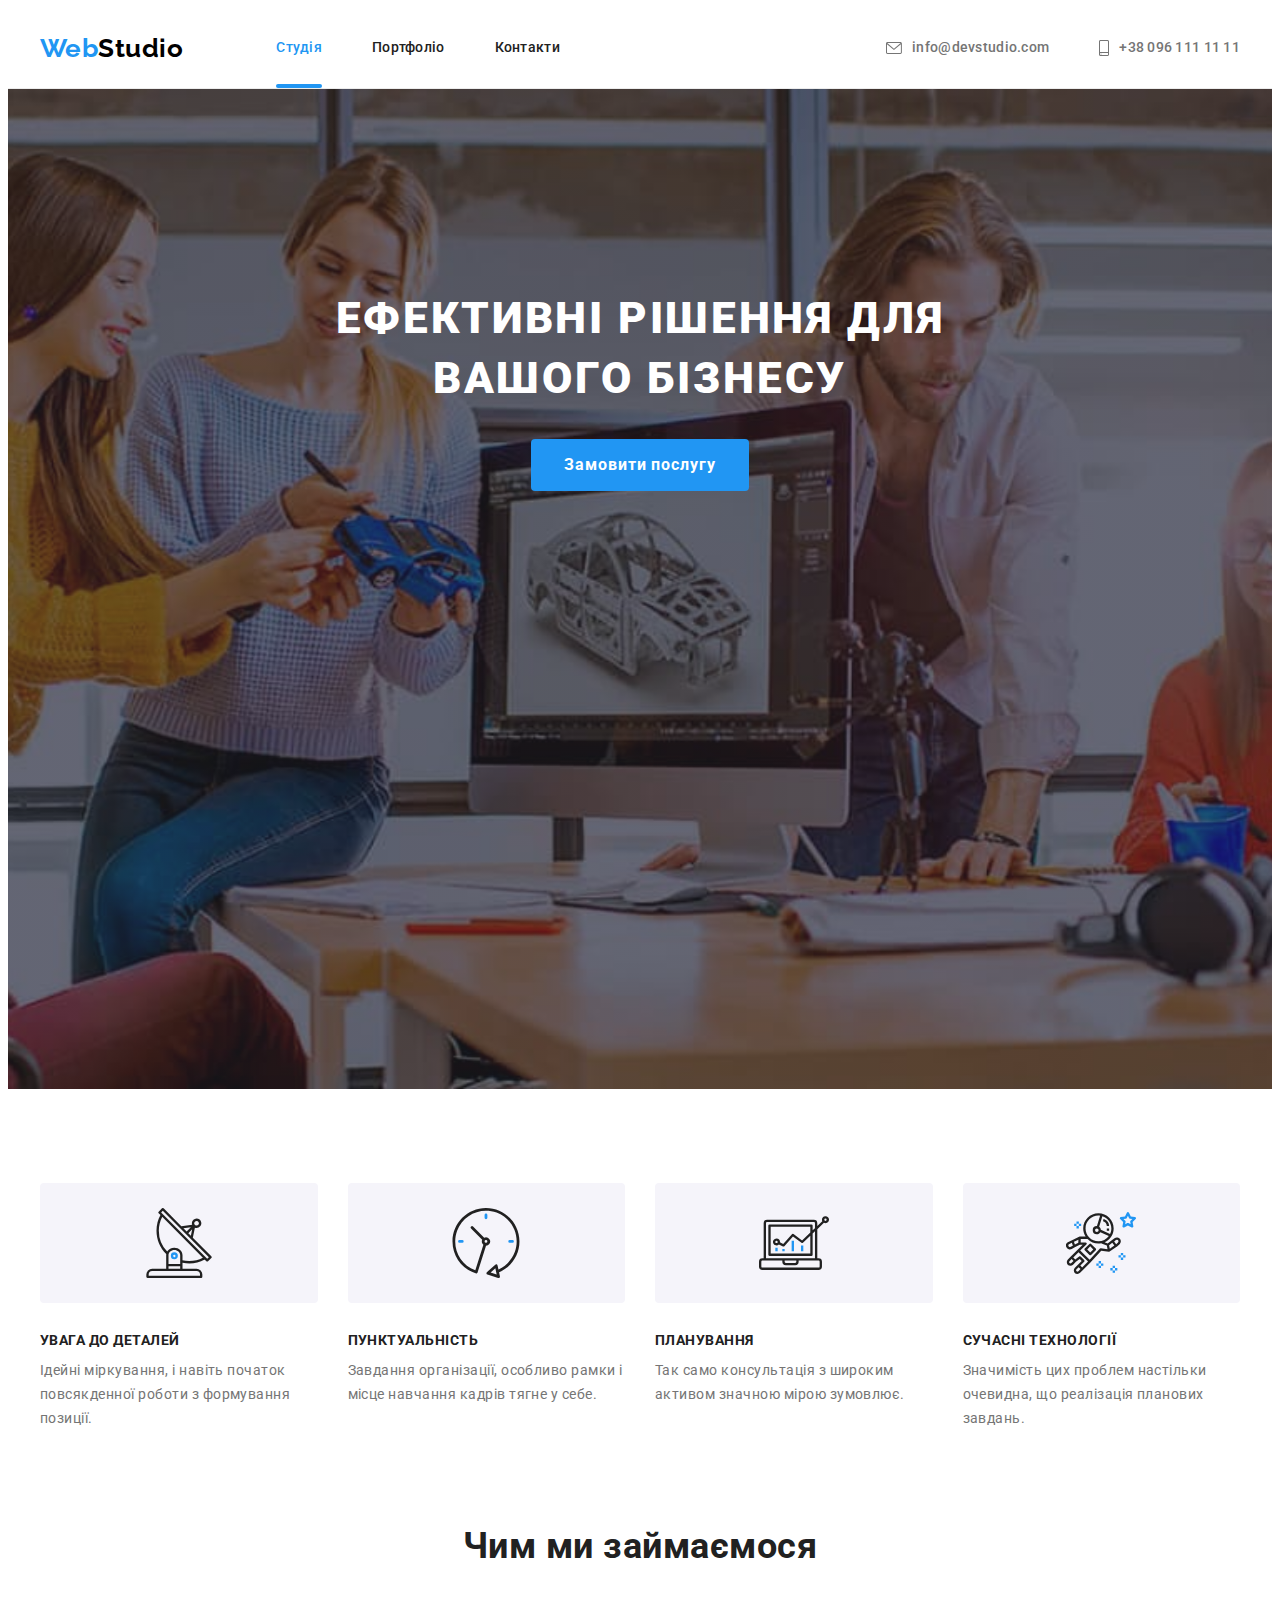
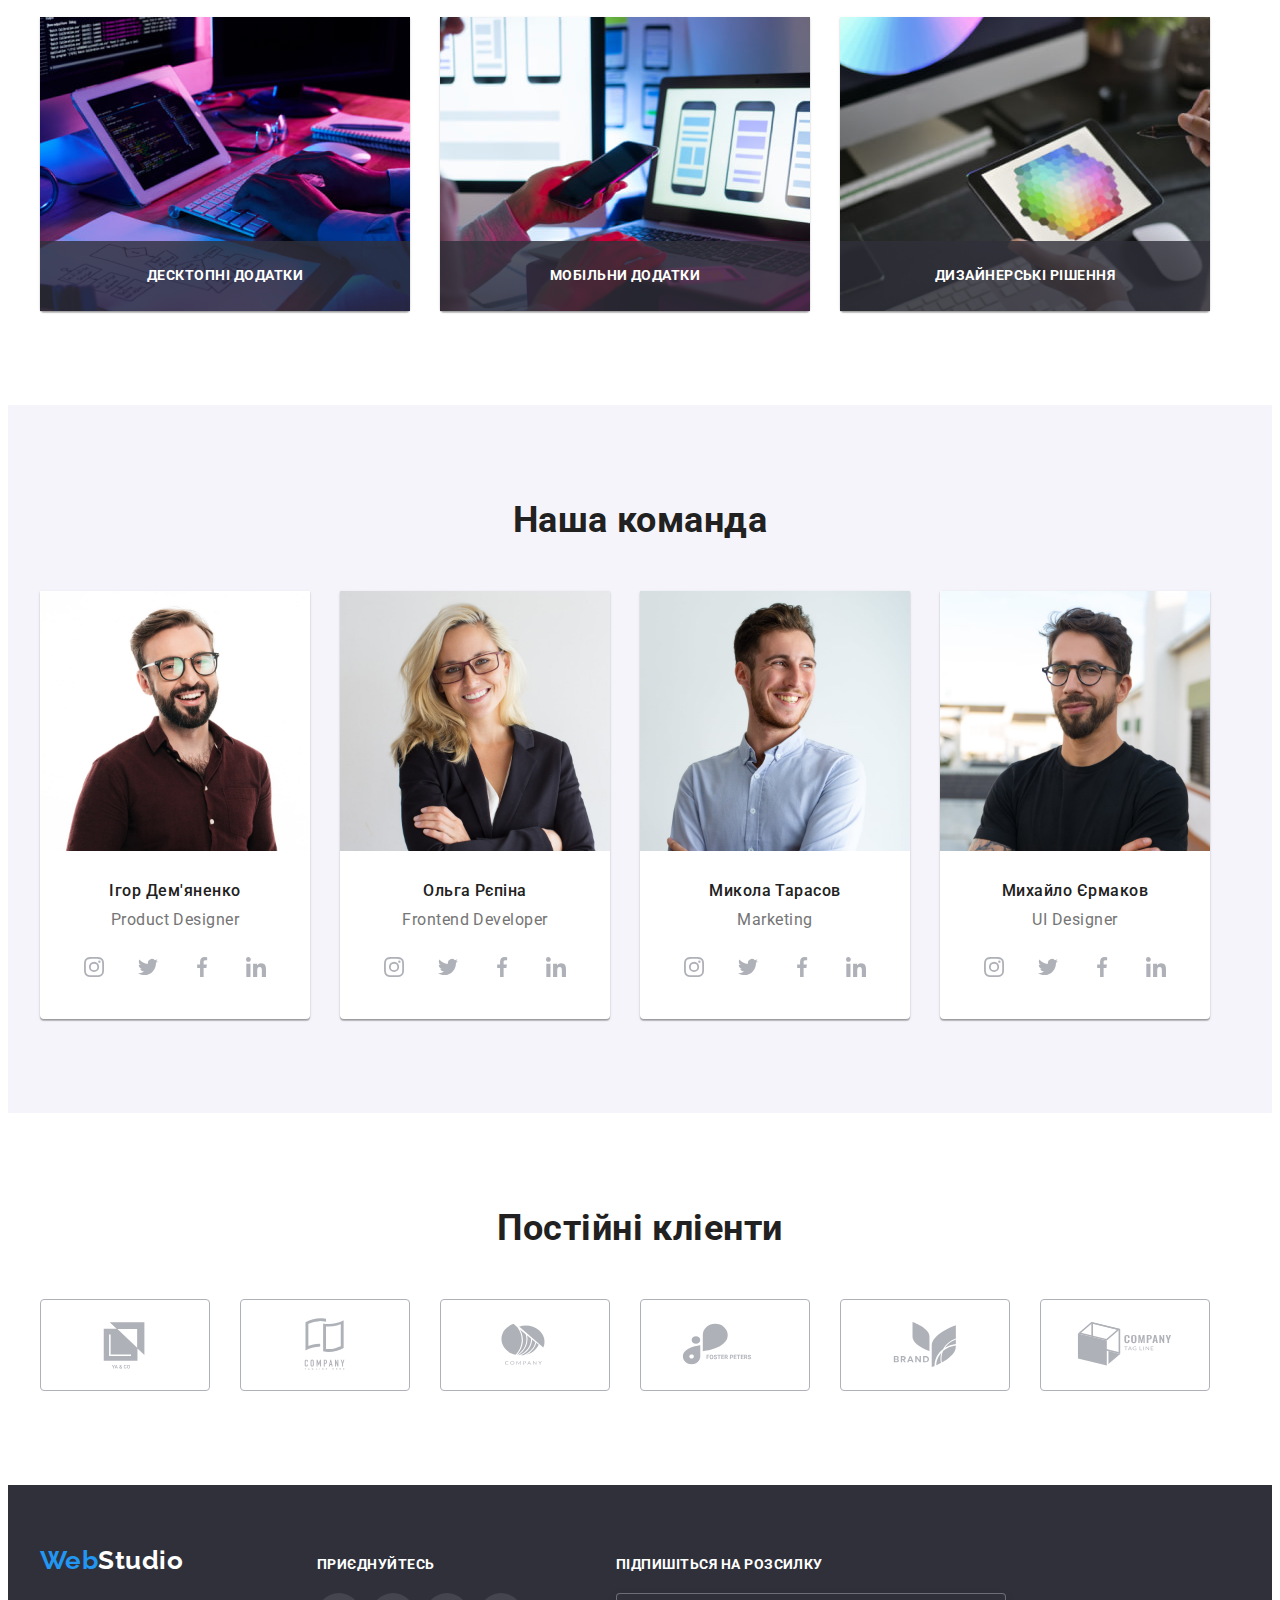
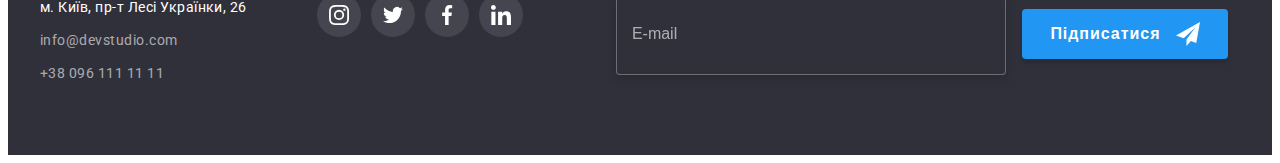
<file: index.html>
<!DOCTYPE html>
<html lang="uk">
  <head>
    <meta charset="UTF-8" />
    <meta http-equiv="X-UA-Compatible" content="IE=edge" />
    <meta name="viewport" content="width=device-width, initial-scale=1.0" />
    <title>Document</title>
    <link rel="preconnect" href="https://fonts.googleapis.com" />
    <link rel="preconnect" href="https://fonts.gstatic.com" crossorigin />
    <link href="https://fonts.googleapis.com/css2?family=Raleway:wght@400;700&family=Roboto:wght@400;500;700;900&display=swap" rel="stylesheet" />
    <link
      rel="stylesheet"
      href="https://cdnjs.cloudflare.com/ajax/libs/modern-normalize/1.1.0/modern-normalize.min.css"
      integrity="sha512-wpPYUAdjBVSE4KJnH1VR1HeZfpl1ub8YT/NKx4PuQ5NmX2tKuGu6U/JRp5y+Y8XG2tV+wKQpNHVUX03MfMFn9Q=="
      crossorigin="anonymous"
      referrerpolicy="no-referrer"
    />
    <link rel="stylesheet" href="./css/styles.css" />
  </head>
  <body>
    <header class="page-header">
      <div class="container">
        <nav class="main-nav">
          <a href="" class="logo" href="./index.html">Web<span class="logo-header">Studio</span></a>
          <ul class="site-nav">
            <li class="item"><a href="" class="link current">Студія</a></li>
            <li class="item"><a href="./potfolio.html" class="link">Портфоліо</a></li>
            <li class="item"><a href="" class="link">Контакти</a></li>
          </ul>

          <ul class="auth-nav">
            <li class="item">
              <a href="" class="link">
                <svg class="nav-icon" width="16px" height="12px">
                  <use href="./images/icons.svg#icon-envelope"></use>
                </svg>
                info@devstudio.com</a>
            </li>
            <li class="item">
              <a href="" class="link">
                <svg class="nav-icon" width="10px" height="16px">
                  <use href="./images/icons.svg#icon-smartphone"></use>
                </svg>
                +38 096 111 11 11</a>
            </li>
          </ul>
        </nav>
      </div>
    </header>

    <section class="hero">
      <h1 class="hero-title">Ефективні рішення для вашого бізнесу</h1>
      <button data-modal-open type="button" class="button">Замовити послугу</button>
      <div class="backdrop is-hidden" data-modal>
        <div class="modal">
          <button data-modal-close class="btn-close">
            <svg class="icon-close" width="11px" height="11px">
              <use href="./images/icons.svg#icon-close"></use>
            </svg>
          </button>
        <form action="" class="form-modal">
         <p class="modal-title">Залиште свої дані, ми вам передзвонимо</p>
         <div class="form-field"><label for="name">Ім'я</label><input class="modal-form-input" type="text" name="name" />
          <svg class="form-icon" width="18" height="18">
            <use href="./images/icons.svg#icon-person_black"></use>
          </svg></div>
         <div class="form-field"><label for="tel">Телефон</label><input class="modal-form-input" type="tel" name="tel" />
        <svg class="form-icon" width="18" height="18">
            <use href="./images/icons.svg#icon-phone_black"></use></div>
         <div class="form-field"><label for="email">Пошта</label><input class="modal-form-input" type="email" name="email" />
        <svg class="form-icon" width="18" height="18">
            <use href="./images/icons.svg#icon-email_black"></use></div>
         <div class="form-field"><label for="comment">Коментар</label>
          <textarea class="comment" name="comment" id="comment" cols="30" rows="8" placeholder="Введіть текст"></textarea></div>
         <label class="checkbox-lable">
          <input class="modal-checkbox" type="checkbox" name="policy" />
          <svg class="checkbox-icon" width="11" height="8"><use href="./images/icons.svg#icon-checkbox"></use> </svg>
          Погоджуюся з росилкою та приймаю
          <a href="" class="modal-checkbox-link">Умови договору</a></label>
         <button type="submit" class="form-btn">Відправити</button>
        </form>
      </div>
    </div>
    </section>
    <main>
      <section class="section">
        <div class="container">
          <h2 class="visually-hidden">Наші переваги</h2>
          <ul class="section-list">
            <li class="item-section">
              <div class="icons">
                <svg class="item-icon" width="70px" height="70px">
                  <use href="./images/icons.svg#icon-antenna"></use>
                </svg>
              </div>
              <h3 class="section-subtitle">УВАГА ДО ДЕТАЛЕЙ</h3>
              <p class="text">Ідейні міркування, і навіть початок повсякденної роботи з формування позиції.</p>
            </li>
            <li class="item-section">
              <div class="icons">
                <svg class="item-icon" width="70px" height="70px">
                  <use href="./images/icons.svg#icon-clock--"></use>
                </svg>
              </div>
              <h3 class="section-subtitle">ПУНКТУАЛЬНІСТЬ</h3>
              <p class="text">Завдання організації, особливо рамки і місце навчання кадрів тягне у себе.</p>
            </li>
            <li class="item-section">
              <div class="icons">
                <svg class="item-icon" width="70px" height="70px">
                  <use href="./images/icons.svg#icon-diagram"></use>
                </svg>
              </div>
              <h3 class="section-subtitle">ПЛАНУВАННЯ</h3>
              <p class="text">Так само консультація з широким активом значною мірою зумовлює.</p>
            </li>
            <li class="item-section">
              <div class="icons">
                <svg class="item-icon" width="70px" height="70px">
                  <use href="./images/icons.svg#icon-astronaut"></use>
                </svg>
              </div>
              <h3 class="section-subtitle">СУЧАСНІ ТЕХНОЛОГІЇ</h3>
              <p class="text">Значимість цих проблем настільки очевидна, що реалізація планових завдань.</p>
            </li>
          </ul>
        </div>
      </section>
      <section class="section-work">
        <div class="container">
          <h2 class="section-title">Чим ми займаємося</h2>
          <ul class="team-list">
            <li class="gallery-element">
              <div class="flex-thumb">
                <img src="./images/box1.jpg" alt="Додатки до десктопу" width="370" />
                <div class="action">
                  <p class="desk">Десктопні додатки</p>
                </div>
              </div>
            </li>
            <li class="gallery-element">
              <div class="flex-thumb">
                <img src="./images/box2.jpg" alt="Мобільни додатки" width="370" />
                <div class="action">
                  <p class="desk">Мобільни додатки</p>
                </div>
              </div>
            </li>
            <li class="gallery-element">
              <div class="flex-thumb">
                <img src="./images/box3.jpg" alt="Дизайн" width="370" />
                <div class="action">
                  <p class="desk">Дизайнерські рішення</p>
                </div>
              </div>
            </li>
          </ul>
        </div>
      </section>
      <section class="gallery">
        <div class="container">
          <h2 class="gallery-title">Наша команда</h2>
          <ul class="team-list">
            <li class="gallery-element">
              <img src="./images/team_card1.jpg" alt="Ігор Дем'яненко" width="270" />

              <div class="gallery-content">
                <h3 class="gallery-subtitle">Ігор Дем'яненко</h3>
                <p class="gallery-text" lang="en">Product Designer</p>

                <ul class="social-links">
                  <li class="icon-social">
                    <a href="" class="icon-gal">
                      <svg class="icon-link" width="20" height="20">
                        <use href="./images/icons.svg#icon-instagram"></use>
                      </svg>
                    </a>
                  </li>
                  <li class="icon-social">
                    <a href="" class="icon-gal">
                      <svg class="icon-link" width="20" height="20">
                        <use href="./images/icons.svg#icon-twitter"></use>
                      </svg>
                    </a>
                  </li>
                  <li class="icon-social">
                    <a href="" class="icon-gal">
                      <svg class="icon-link" width="20" height="20">
                        <use href="./images/icons.svg#icon-facebook"></use>
                      </svg>
                    </a>
                  </li>
                  <li class="icon-social">
                    <a href="" class="icon-gal">
                      <svg class="icon-link" width="20" height="20">
                        <use href="./images/icons.svg#icon-linkedin"></use>
                      </svg>
                    </a>
                  </li>
                </ul>
              </div>
            </li>
            <li class="gallery-element">
              <img src="./images/team_card2.jpg" alt="Ольга Рєпіна" width="270" />

              <div class="gallery-content">
                <h3 class="gallery-subtitle">Ольга Рєпіна</h3>
                <p class="gallery-text" lang="en">Frontend Developer</p>
                <ul class="social-links">
                  <li class="icon-social">
                    <a href="" class="icon-gal">
                      <svg class="icon-link" width="20" height="20">
                        <use href="./images/icons.svg#icon-instagram"></use>
                      </svg>
                    </a>
                  </li>
                  <li class="icon-social">
                    <a href="" class="icon-gal">
                      <svg class="icon-link" width="20" height="20">
                        <use href="./images/icons.svg#icon-twitter"></use>
                      </svg>
                    </a>
                  </li>
                  <li class="icon-social">
                    <a href="" class="icon-gal">
                      <svg class="icon-link" width="20" height="20">
                        <use href="./images/icons.svg#icon-facebook"></use>
                      </svg>
                    </a>
                  </li>
                  <li class="icon-social">
                    <a href="" class="icon-gal">
                      <svg class="icon-link" width="20" height="20">
                        <use href="./images/icons.svg#icon-linkedin"></use>
                      </svg>
                    </a>
                  </li>
                </ul>
              </div>
            </li>
            <li class="gallery-element">
              <img src="./images/team_card3.jpg" alt="Микола Тарасов" width="270" />

              <div class="gallery-content">
                <h3 class="gallery-subtitle">Микола Тарасов</h3>
                <p class="gallery-text" lang="en">Marketing</p>
                <ul class="social-links">
                  <li class="icon-social">
                    <a href="" class="icon-gal">
                      <svg class="icon-link" width="20" height="20">
                        <use href="./images/icons.svg#icon-instagram"></use>
                      </svg>
                    </a>
                  </li>
                  <li class="icon-social">
                    <a href="" class="icon-gal">
                      <svg class="icon-link" width="20" height="20">
                        <use href="./images/icons.svg#icon-twitter"></use>
                      </svg>
                    </a>
                  </li>
                  <li class="icon-social">
                    <a href="" class="icon-gal">
                      <svg class="icon-link" width="20" height="20">
                        <use href="./images/icons.svg#icon-facebook"></use>
                      </svg>
                    </a>
                  </li>
                  <li class="icon-social">
                    <a href="" class="icon-gal">
                      <svg class="icon-link" width="20" height="20">
                        <use href="./images/icons.svg#icon-linkedin"></use>
                      </svg>
                    </a>
                  </li>
                </ul>
              </div>
            </li>
            <li class="gallery-element">
              <img src="./images/team_card4.jpg" alt="Михайло Єрмаков" width="270" />

              <div class="gallery-content">
                <h3 class="gallery-subtitle">Михайло Єрмаков</h3>
                <p class="gallery-text" lang="en">UI Designer</p>
                <ul class="social-links">
                  <li class="icon-social">
                    <a href="" class="icon-gal">
                      <svg class="icon-link" width="20" height="20">
                        <use href="./images/icons.svg#icon-instagram"></use>
                      </svg>
                    </a>
                  </li>
                  <li class="icon-social">
                    <a href="" class="icon-gal">
                      <svg class="icon-link" width="20" height="20">
                        <use href="./images/icons.svg#icon-twitter"></use>
                      </svg>
                    </a>
                  </li>
                  <li class="icon-social">
                    <a href="" class="icon-gal">
                      <svg class="icon-link" width="20" height="20">
                        <use href="./images/icons.svg#icon-facebook"></use>
                      </svg>
                    </a>
                  </li>
                  <li class="icon-social">
                    <a href="" class="icon-gal">
                      <svg class="icon-link" width="20" height="20">
                        <use href="./images/icons.svg#icon-linkedin"></use>
                      </svg>
                    </a>
                  </li>
                </ul>
              </div>
            </li>
          </ul>
        </div>
      </section>
      <section class="clients">
        <div class="container">
          <h2 class="clients-title">Постійні кліенти</h2>
          <ul class="clients-list">
            <li class="clients-item">
              <a href="" class="clients-link">
                <svg class="clients-icon" width="106" height="60">
                  <use href="./images/icons.svg#icon-logo1"></use></svg
              ></a>
            </li>
            <li class="clients-item">
              <a href="" class="clients-link">
                <svg class="clients-icon" width="106" height="60">
                  <use href="./images/icons.svg#icon-logo2"></use></svg
              ></a>
            </li>
            <li class="clients-item">
              <a href="" class="clients-link">
                <svg class="clients-icon" width="106" height="60">
                  <use href="./images/icons.svg#icon-logo3"></use></svg
              ></a>
            </li>
            <li class="clients-item">
              <a href="" class="clients-link">
                <svg class="clients-icon" width="106" height="60">
                  <use href="./images/icons.svg#icon-logo4"></use></svg
              ></a>
            </li>
            <li class="clients-item">
              <a href="" class="clients-link">
                <svg class="clients-icon" width="106" height="60">
                  <use href="./images/icons.svg#icon-logo5"></use></svg
              ></a>
            </li>
            <li class="clients-item">
              <a href="" class="clients-link">
                <svg class="clients-icon" width="106" height="60">
                  <use href="./images/icons.svg#icon-logo6"></use></svg
              ></a>
            </li>
          </ul>
        </div>
      </section>
    </main>
    <footer class="footer">
      <div class="container container-footer">
        <div class="footer-info">
          <a href="" class="logo-footer" href="./index.html">Web<span class="logo-link">Studio</span> </a>
          <address>
            <ul class="footer-item">
              <li class="footer-text">
                <a href="" class="footer-link" href="https://goo.gl/maps/CPtrU1FHBa2aNyZL9" target="_blank" rel="noopener noreferrer nofollow">м. Київ, пр-т Лесі Українки, 26</a>
              </li>
              <li class="footer-text">
                <a href="" class="footer-list" href="mailto:info@devstudio.com">info@devstudio.com</a>
              </li>
              <li class="footer-text">
                <a href="" class="footer-list" href="tel:+380961111111">+38 096 111 11 11</a>
              </li>
            </ul>
          </address>
        </div>

        <div class="footer-socials">
          <p class="social-text">Приєднуйтесь</p>
          <ul class="social-footer">
            <li class="social-item">
              <a href="" class="social-link">
                <svg class="icon-footer" width="20" height="20">
                  <use href="./images/icons.svg#icon-instagram"></use>
                </svg>
              </a>
            </li>
            <li class="social-item">
              <a href="" class="social-link">
                <svg class="icon-footer" width="20" height="20">
                  <use href="./images/icons.svg#icon-twitter"></use>
                </svg>
              </a>
            </li>
            <li class="social-item">
              <a href="" class="social-link">
                <svg class="icon-footer" width="20" height="20">
                  <use href="./images/icons.svg#icon-facebook"></use>
                </svg>
              </a>
            </li>
            <li class="social-item">
              <a href="" class="social-link">
                <svg class="icon-footer" width="20" height="20">
                  <use href="./images/icons.svg#icon-linkedin"></use>
                </svg>
              </a>
            </li>
          </ul>
        </div>
        <div class="subscription"> 
        <form class="form">
          <p class="subscription-title">Підпишіться на розсилку</p>
            <input class="footer-form-input" type="email" name="mail" id="mail" placeholder="E-mail" />
          <button class="btn-submit" type="submit">Підписатися
            <svg class="icon-send" width="24" height="24">
              <use href="./images/icons.svg#icon-send"></use>
            </svg>
          </button>
        </form>
      </div>
    </footer>
    <script src="./js/modal.js"></script>
  </body>
</html>
</file>
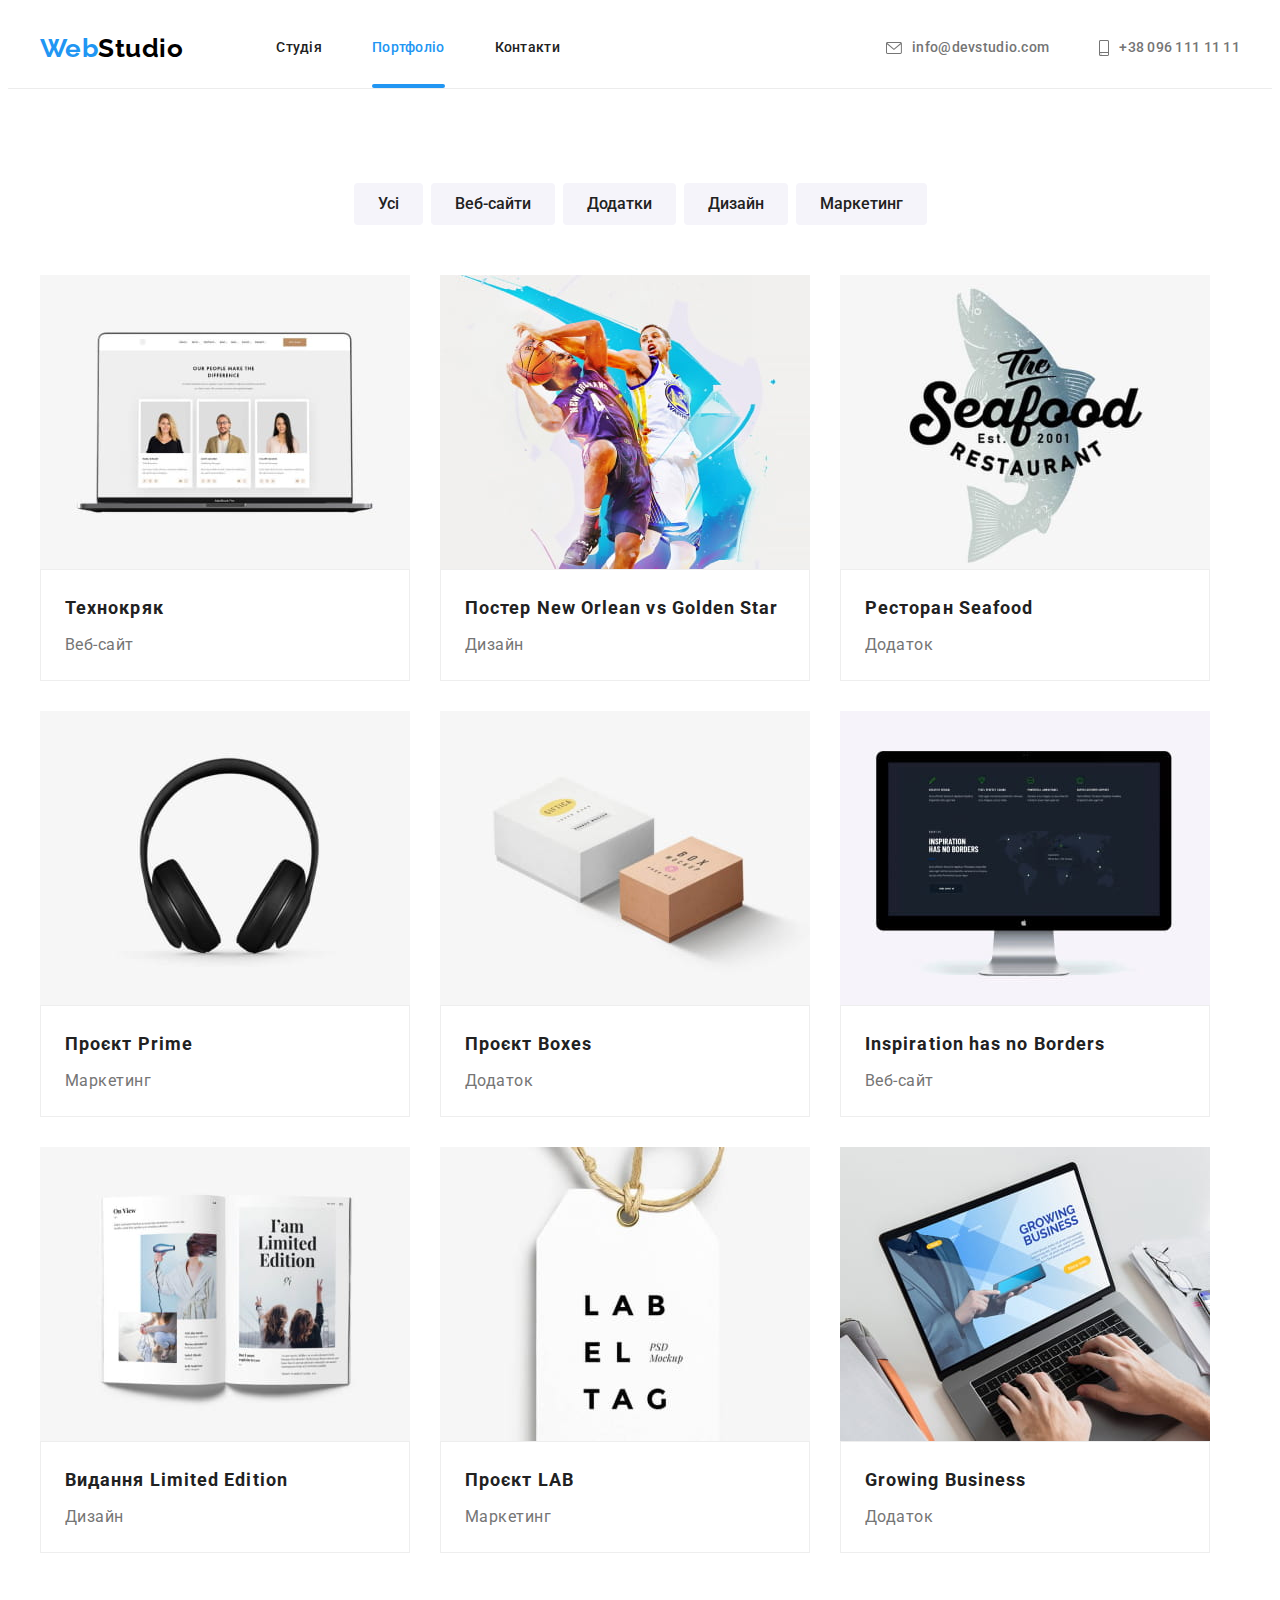
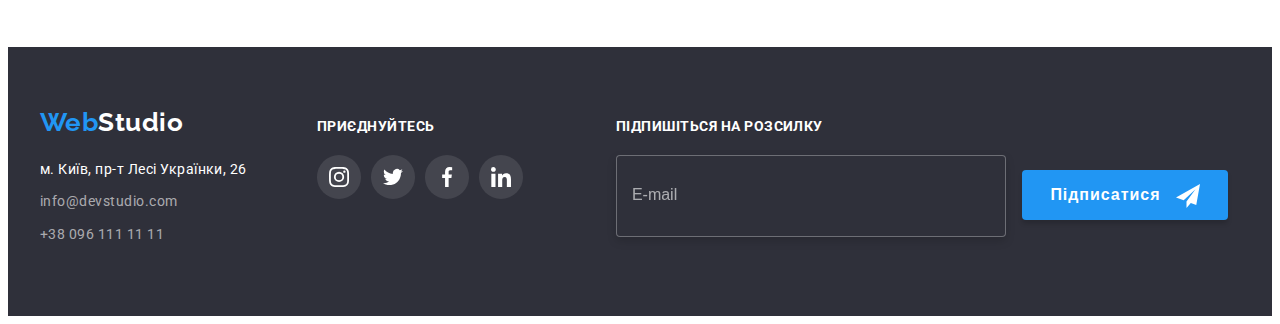
<file: potfolio.html>
<!DOCTYPE html>
<html lang="uk">
  <head>
    <meta charset="UTF-8" />
    <meta http-equiv="X-UA-Compatible" content="IE=edge" />
    <meta name="viewport" content="width=device-width, initial-scale=1.0" />
    <title>Document</title>
    <link rel="preconnect" href="https://fonts.googleapis.com" />
    <link rel="preconnect" href="https://fonts.gstatic.com" crossorigin />
    <link href="https://fonts.googleapis.com/css2?family=Raleway:wght@400;700&family=Roboto:wght@400;500;700;900&display=swap" rel="stylesheet" />
    <link
      rel="stylesheet"
      href="https://cdnjs.cloudflare.com/ajax/libs/modern-normalize/1.1.0/modern-normalize.min.css"
      integrity="sha512-wpPYUAdjBVSE4KJnH1VR1HeZfpl1ub8YT/NKx4PuQ5NmX2tKuGu6U/JRp5y+Y8XG2tV+wKQpNHVUX03MfMFn9Q=="
      crossorigin="anonymous"
      referrerpolicy="no-referrer"
    />
    <link rel="stylesheet" href="./css/styles.css" />
  </head>
  <body>
    <header class="page-header">
      <div class="container">
        <nav class="main-nav">
          <a href="" class="logo" href="./index.html">Web<span class="logo-header">Studio</span></a>
          <ul class="site-nav">
            <li class="item"><a href="./index.html" class="link">Студія</a></li>
            <li class="item"><a href="./potfolio.html" class="link current">Портфоліо</a></li>
            <li class="item"><a href="" class="link">Контакти</a></li>
          </ul>

          <ul class="auth-nav">
            <li class="item">
              <a href="" class="link">
                <svg class="nav-icon" width="16px" height="12px">
                  <use href="./images/icons.svg#icon-envelope"></use>
                </svg>
                info@devstudio.com</a
              >
            </li>
            <li class="item">
              <a href="" class="link">
                <svg class="nav-icon" width="10px" height="16px">
                  <use href="./images/icons.svg#icon-smartphone"></use></svg
                >+38 096 111 11 11</a
              >
            </li>
          </ul>
        </nav>
      </div>
    </header>
    <!-- portfolio -->
    <main>
      <section class="list section">
        <div class="container">
          <ul class="btn-filter">
            <li><button type="button" class="button-filter">Усі</button></li>
            <li><button type="button" class="button-filter">Веб-сайти</button></li>
            <li><button type="button" class="button-filter">Додатки</button></li>
            <li><button type="button" class="button-filter">Дизайн</button></li>
            <li><button type="button" class="button-filter">Маркетинг</button></li>
          </ul>

          <h1 class="visually-hidden">Наші роботи</h1>

          <ul class="item">
            <li class="flex-elements">
              <a href="" class="link-link">
                <div class="card-thumb">
                  <img src="./images/gal1.jpg" alt="Ноутбук" width="370" />
                  <div class="card-overlay">
                    <div class="description">
                      <p class="content-overlay">
                        Ресурс пропонує комплексні пропозиції з різним рівнем функціоналу та сервісів. Все це дозволить відвідувачу отримати вичерпні відомості про компанію чи приватну особу.
                      </p>
                    </div>
                  </div>
                </div>
                <div class="card-content">
                  <h2 class="item-title">Технокряк</h2>
                  <p class="item-text">Веб-сайт</p>
                </div>
              </a>
            </li>
            <li class="flex-elements">
              <a href="" class="link-link">
                <div class="card-thumb">
                  <img src="./images/gal2.jpg" alt="Баскетболісти" width="370" />
                  <div class="card-overlay">
                    <div class="description">
                      <p class="content-overlay">
                        Ресурс пропонує комплексні пропозиції з різним рівнем функціоналу та сервісів. Все це дозволить відвідувачу отримати вичерпні відомості про компанію чи приватну особу.
                      </p>
                    </div>
                  </div>
                </div>
                <div class="card-content">
                  <h2 class="item-title">Постер New Orlean vs Golden Star</h2>
                  <p class="item-text">Дизайн</p>
                </div>
              </a>
            </li>
            <li class="flex-elements">
              <a href="" class="link-link">
                <div class="card-thumb">
                  <img src="./images/gal3.jpg" alt="Назва ресторану" width="370" />
                  <div class="card-overlay">
                    <div class="description">
                      <p class="content-overlay">
                        Ресурс пропонує комплексні пропозиції з різним рівнем функціоналу та сервісів. Все це дозволить відвідувачу отримати вичерпні відомості про компанію чи приватну особу.
                      </p>
                    </div>
                  </div>
                </div>
                <div class="card-content">
                  <h2 class="item-title">Ресторан Seafood</h2>
                  <p class="item-text">Додаток</p>
                </div>
              </a>
            </li>
            <li class="flex-elements">
              <a href="" class="link-link">
                <div class="card-thumb">
                  <img src="./images/gal4.jpg" alt="Навушники" width="370" />
                  <div class="card-overlay">
                    <div class="description">
                      <p class="content-overlay">
                        Ресурс пропонує комплексні пропозиції з різним рівнем функціоналу та сервісів. Все це дозволить відвідувачу отримати вичерпні відомості про компанію чи приватну особу.
                      </p>
                    </div>
                  </div>
                </div>
                <div class="card-content">
                  <h2 class="item-title">Проєкт Prime</h2>
                  <p class="item-text">Маркетинг</p>
                </div>
              </a>
            </li>
            <li class="flex-elements">
              <a href="" class="link-link">
                <div class="card-thumb">
                  <img src="./images/gal5.jpg" alt="Коробки" width="370" />
                  <div class="card-overlay">
                    <div class="description">
                      <p class="content-overlay">
                        Ресурс пропонує комплексні пропозиції з різним рівнем функціоналу та сервісів. Все це дозволить відвідувачу отримати вичерпні відомості про компанію чи приватну особу.
                      </p>
                    </div>
                  </div>
                </div>
                <div class="card-content">
                  <h2 class="item-title">Проєкт Boxes</h2>
                  <p class="item-text">Додаток</p>
                </div>
              </a>
            </li>
            <li class="flex-elements">
              <a href="" class="link-link">
                <div class="card-thumb">
                  <img src="./images/gal6.jpg" alt="Монітор комп'ютера" width="370" />
                  <div class="card-overlay">
                    <div class="description">
                      <p class="content-overlay">
                        Ресурс пропонує комплексні пропозиції з різним рівнем функціоналу та сервісів. Все це дозволить відвідувачу отримати вичерпні відомості про компанію чи приватну особу.
                      </p>
                    </div>
                  </div>
                </div>
                <div class="card-content">
                  <h2 class="item-title">Inspiration has no Borders</h2>
                  <p class="item-text">Веб-сайт</p>
                </div>
              </a>
            </li>
            <li class="flex-elements">
              <a href="" class="link-link">
                <div class="card-thumb">
                  <img src="./images/gal7.jpg" alt="Розгорнута книга" width="370" />
                  <div class="card-overlay">
                    <div class="description">
                      <p class="content-overlay">
                        Ресурс пропонує комплексні пропозиції з різним рівнем функціоналу та сервісів. Все це дозволить відвідувачу отримати вичерпні відомості про компанію чи приватну особу.
                      </p>
                    </div>
                  </div>
                </div>
                <div class="card-content">
                  <h2 class="item-title">Видання Limited Edition</h2>
                  <p class="item-text">Дизайн</p>
                </div>
              </a>
            </li>
            <li class="flex-elements">
              <a href="" class="link-link">
                <div class="card-thumb">
                  <img src="./images/gal8.jpg" alt="Етикетка" width="370" />
                  <div class="card-overlay">
                    <div class="description">
                      <p class="content-overlay">
                        Ресурс пропонує комплексні пропозиції з різним рівнем функціоналу та сервісів. Все це дозволить відвідувачу отримати вичерпні відомості про компанію чи приватну особу.
                      </p>
                    </div>
                  </div>
                </div>
                <div class="card-content">
                  <h2 class="item-title">Проєкт LAB</h2>
                  <p class="item-text">Маркетинг</p>
                </div>
              </a>
            </li>
            <li class="flex-elements">
              <a href="" class="link-link">
                <div class="card-thumb">
                  <img src="./images/gal9.jpg" alt="Руки на клавіатурі ноутбука" width="370" />
                  <div class="card-overlay">
                    <div class="description">
                      <p class="content-overlay">
                        Ресурс пропонує комплексні пропозиції з різним рівнем функціоналу та сервісів. Все це дозволить відвідувачу отримати вичерпні відомості про компанію чи приватну особу.
                      </p>
                    </div>
                  </div>
                </div>
                <div class="card-content">
                  <h2 class="item-title">Growing Business</h2>
                  <p class="item-text">Додаток</p>
                </div>
              </a>
            </li>
          </ul>
        </div>
      </section>
    </main>
    <footer class="footer">
      <div class="container container-footer">
        <div class="footer-info">
          <a href="" class="logo-footer" href="./index.html">Web<span class="logo-link">Studio</span> </a>
          <address>
            <ul class="footer-item">
              <li class="footer-text">
                <a class="footer-link" href="https://goo.gl/maps/CPtrU1FHBa2aNyZL9" target="_blank" rel="noopener noreferrer nofollow">м. Київ, пр-т Лесі Українки, 26</a>
              </li>
              <li class="footer-text">
                <a class="footer-list" href="mailto:info@devstudio.com">info@devstudio.com</a>
              </li>
              <li class="footer-text">
                <a href="" class="footer-list" href="tel:+380961111111">+38 096 111 11 11</a>
              </li>
            </ul>
          </address>
        </div>
        <div class="footer-socials">
          <p class="social-text">Приєднуйтесь</p>
          <ul class="social-footer">
            <li class="social-item">
              <a href="" class="social-link">
                <svg class="icon-footer" width="20" height="20">
                  <use href="./images/icons.svg#icon-instagram"></use>
                </svg>
              </a>
            </li>
            <li class="social-item">
              <a href="" class="social-link">
                <svg class="icon-footer" width="20" height="20">
                  <use href="./images/icons.svg#icon-twitter"></use>
                </svg>
              </a>
            </li>
            <li class="social-item">
              <a href="" class="social-link">
                <svg class="icon-footer" width="20" height="20">
                  <use href="./images/icons.svg#icon-facebook"></use>
                </svg>
              </a>
            </li>
            <li class="social-item">
              <a href="" class="social-link">
                <svg class="icon-footer" width="20" height="20">
                  <use href="./images/icons.svg#icon-linkedin"></use>
                </svg>
              </a>
            </li>
          </ul>
        </div>
        <div class="subscription"> 
        <form class="form">
          <p class="subscription-title">Підпишіться на розсилку</p>
            <input class="footer-form-input" type="email" name="mail" id="mail" placeholder="E-mail" />
          <button class="btn-submit" type="submit">Підписатися
            <svg class="icon-send" width="24" height="24">
              <use href="./images/icons.svg#icon-send"></use>
            </svg>
          </button>
        </form>
      </div>
    </footer>
  </body>
</html>
</file>
<file: css/styles.css>
/* цвет лого черная часть #000000
/* цвет лого второй #2196F3 */

/* голубой #2196F3 */

/* белый #FFFFFF */

/* заголовки #212121 */

/* текст #757575 */
/* вторичный цвет rgba(33, 33, 33, 1) */
:root {
  --primary-text-color: #ffffff;
  --title-text-color: #212121;
  --accent-color: #2196f3;
}

body {
  background-color: var(--primary-text-color);
  color: rgba(33, 33, 33, 1);
  font-family: Roboto, sans-serif;
  letter-spacing: 0.03em;
}
.container {
  margin: 0 auto;
  width: 1200px;
  padding-left: 15px;
  padding-right: 15px;
}
.flex-container {
  display: flex;
  flex-wrap: wrap;
}
.flex-card {
  width: 370px;
  margin-right: 30px;
}
.page-header {
  padding-top: 0px;
  padding-bottom: 0px;
  border-bottom: 1px solid #ececec;
}
p,
h1,
h2,
h3,
h4,
h5,
h6 {
  margin: 0px;
}

ul,
ol {
  padding-left: 0px;
  margin: 0px;
  list-style: none;
}

.visually-hidden {
  position: absolute;
  white-space: nowrap;
  width: 1px;
  height: 1px;
  overflow: hidden;
  border: 0;
  padding: 0;
  clip: rect(0 0 0 0);
  clip-path: inset(50%);
  margin: -1px;
}
.logo {
  color: var(--accent-color);
  font-family: Raleway, sans-serif;
  font-weight: 700;
  font-size: 26px;
  line-height: 1.19;
  text-decoration: none;
}
.logo :hover,
.logo :focus {
  color: var(--accent-color);
}
.logo-header {
  color: #000000;
}
/* Site nav */
.main-nav {
  display: flex;
  align-items: center;
}
.site-nav {
  display: flex;
  margin-left: 93px;
}
.site-nav .item:not(:last-child) {
  margin-right: 50px;
}
.site-nav .link {
  display: block;
  padding-top: 32px;
  padding-bottom: 32px;
  color: var(--title-text-color);
  text-decoration: none;
}
.auth-nav {
  display: flex;
  margin-left: auto;
  align-items: center;
}
.link {
  display: flex;
  align-items: center;
}
.link.current {
  position: relative;
  display: block;
  color: currentColor;
}
.link.current::after {
  content: '';
  position: absolute;
  transition: 250ms cubic-bezier(0.4, 0, 0.2, 1);
  bottom: 0;
  display: block;
  width: 100%;
  height: 4px;
  border-radius: 2px;
  background-color: currentColor;
}
.link.current:hover::after {
  opacity: 1;
}
.nav-icon {
  fill: currentColor;
  margin-right: 10px;
}

.auth-nav .item + .item {
  margin-left: 50px;
}
.auth-nav .link {
  color: #757575;
  text-decoration: none;
}
.site-nav,
.auth-nav {
  font-weight: 500;
  font-size: 14px;
  line-height: 1.14;
  letter-spacing: 0.02em;
  transition: 250ms cubic-bezier(0.4, 0, 0.2, 1);
}
.site-nav :hover,
.site-nav :focus {
  color: var(--accent-color);
}
.site-nav .link.current,
.auth-nav .link.current {
  color: var(--accent-color);
}
.auth-nav :hover,
.auth-nav :focus {
  color: var(--accent-color);
}
/* Оформление hero */
.hero {
  max-width: 1600px;
  height: 600px;
  margin-left: auto;
  margin-right: auto;
  padding-top: 200px;
  padding-bottom: 200px;
  background-color: #2f303a;
  background-image: linear-gradient(to right, rgba(47, 48, 58, 0.4), rgba(47, 48, 58, 0.4)), url('../images/hero.jpg');
  background-repeat: no-repeat;
  background-position: center;
  background-size: cover;
  text-align: center;
}
.hero-title {
  margin: 0 auto;
  margin-top: 0px;
  margin-bottom: 30px;
  width: 696px;
  color: var(--primary-text-color);
  font-weight: 900;
  font-size: 44px;
  line-height: 1.36;
  text-align: center;
  letter-spacing: 0.06em;
  text-transform: uppercase;
}
.button {
  display: inline-block;
  border: 1px solid transparent;
  border-radius: 4px;
  padding: 10px 32px;
  min-width: 216px;
  background-color: var(--accent-color);
  color: var(--primary-text-color);
  cursor: pointer;
  border-color: transparent;
  font-family: inherit;
  font-weight: 700;
  font-size: 16px;
  line-height: 1.88;
  align-items: center;
  letter-spacing: 0.06em;
  transform: 250ms cubic-bezier(0.4, 0, 0.2, 1);
}
.button:hover,
.button:focus {
  background: #188ce8;
  color: var(--primary-text-color);
}
.backdrop {
  position: fixed;
  top: 0;
  left: 0;
  width: 100%;
  height: 100%;
  background-color: rgba(0, 0, 0, 0.2);
  opacity: 1;
  visibility: visible;
  transition: opacity 250ms cubic-bezier(0.4, 0, 0.2, 1);
  z-index: 2;
}
.backdrop.is-hidden {
  opacity: 0;
  pointer-events: none;
}
.backdrop.is-hidden .modal {
  transform: translate(-50%, -50%) scale(1.1);
}
.modal {
  position: absolute;
  top: 50%;
  left: 50%;
  padding: 40px;
  transform: translate(-50%, -50%) scale(1);
  transition: transform 250ms cubic-bezier(0.4, 0, 0.2, 1);
  min-width: 528px;
  min-height: 581px;
  background-color: var(--primary-text-color);
  border-radius: 4px;
}
.btn-close {
  display: flex;
  align-items: center;
  justify-content: center;
  position: absolute;
  top: 0;
  right: 0;
  width: 30px;
  height: 30px;
  margin-top: 8px;
  margin-right: 8px;
  border-radius: 50%;
  background-color: transparent;
  border: 1px solid rgba(0, 0, 0, 0.1);
  cursor: pointer;
  transition: 250ms cubic-bezier(0.4, 0, 0.2, 1);
}
.icon-close {
  fill: currentColor;
}
.btn-close:hover,
.btn-close:focus {
  color: var(--accent-color);
}
/* оформление формі отправки */
.form-modal {
  margin: 0 auto;
}
.modal-title {
  font-weight: 700;
  font-size: 20px;
  line-height: 1.15;
  text-align: center;
  margin-bottom: 12px;
}
.form-field {
  position: relative;
  display: flex;
  flex-direction: column;
  align-items: flex-start;
  margin-bottom: 10px;
  width: 100%;
}
.form-field label {
  margin-bottom: 4px;
  font-weight: 400;
  font-size: 12px;
  line-height: 1.17;
  color: #757575;
  letter-spacing: 0.01em;
}
.form-field .modal-form-input {
  padding-left: 42px;
  width: 100%;
  margin: 0;
  height: 40px;
  border: 1px solid rgba(33, 33, 33, 0.2);
  border-radius: 4px;
  cursor: pointer;
  outline: none;
  transition: border-color 250ms cubic-bezier(0.4, 0, 0.2, 1);
}
.form-field .comment {
  outline: none;
}
.form-icon {
  display: inline-block;
  position: absolute;
  top: 50%;
  left: 12px;
  transition: fill 250ms cubic-bezier(0.4, 0, 0.2, 1);
}
.modal-form-input:focus ~ .form-icon {
  fill: var(--accent-color);
}
.modal-form-input:focus-within,
.form-field:focus-within > .comment {
  border-color: var(--accent-color);
}
.checkbox-lable {
  display: flex;
  align-items: center;
  justify-content: center;
  width: 100%;
  margin-bottom: 30px;
  margin-top: 20px;
  font-size: 14px;
  line-height: 1.71;
  color: #757575;
}
.modal-checkbox {
  position: absolute;
  width: 1px;
  height: 1px;
  margin: -1px;
  border: 0;
  padding: 0;
  clip: rect(0 0 0 0);
  overflow: hidden;
}
.checkbox-icon {
  display: inline-block;
  vertical-align: middle;
  width: 16px;
  height: 15px;
  margin-right: 7px;
  border: 2px solid var(--title-text-color);
  border-radius: 2px;
  fill: var(--primary-text-color);
}
.modal-checkbox:checked + .checkbox-icon {
  background-color: var(--accent-color);
  border-color: transparent;
}
.modal-checkbox-link {
  margin-left: 5px;
  color: var(--accent-color);
}

.comment {
  padding: 12px 16px;
  width: 448px;
  height: 120px;
  border: 1px solid rgba(33, 33, 33, 0.2);
  border-radius: 4px;
  resize: none;
}
.form-field textarea::placeholder {
  font-size: 12px;
  line-height: 1.17;
  letter-spacing: 0.01em;
  color: rgba(117, 117, 117, 0.5);
}
.form-btn {
  padding: 10px 52px;
  font-weight: 700;
  font-size: 16px;
  line-height: 1.88;
  letter-spacing: 0.06em;
  text-align: center;
  align-items: center;
  color: var(--primary-text-color);
  background-color: var(--accent-color);
  box-shadow: 0px 4px 4px rgba(0, 0, 0, 0.15);
  border-radius: 4px;
  border: transparent;
  cursor: pointer;
  transition: 250ms cubic-bezier(0.4, 0, 0.2, 1);
}
.form-btn:hover,
.form-btn:focus {
  background-color: #188ce8;
}
.btn-filter {
  display: flex;
  gap: 8px;
  margin-bottom: 50px;
  justify-content: center;
}
.button-filter {
  padding: 6px 22px;
  background-color: #f5f4fa;
  color: var(--title-text-color);
  cursor: pointer;
  font-weight: 500;
  font-family: inherit;
  font-size: 16px;
  line-height: 1.62;
  text-align: center;
  border-radius: 4px;
  border-color: transparent;
  transition: 250ms cubic-bezier(0.4, 0, 0.2, 1);
}

.button-filter.current {
  background: var(--accent-color);
}

.button-filter:hover,
.button-filter:focus {
  background: var(--accent-color);
  color: var(--primary-text-color);
  box-shadow: 0px 3px 1px rgba(0, 0, 0, 0.1), 0px 1px 2px rgba(0, 0, 0, 0.08), 0px 2px 2px rgba(0, 0, 0, 0.12);
}
/* Оформление section */
.section {
  padding-bottom: 94px;
  padding-top: 94px;
}
img {
  display: block;
  max-width: 100%;
  height: auto;
}
.section-list {
  display: flex;
  gap: 30px;
}
.item-section {
  flex-basis: calc((100% - 90px) / 4);
}
.icons {
  display: flex;
  justify-content: center;
  align-items: center;
  height: 120px;
  border-radius: 4px;
  background: #f5f4fa;
}
/* Чим ми займаємось */
.section-work {
  padding-top: 0px;
  padding-bottom: 94px;
}
.section-title {
  margin-bottom: 50px;
  text-align: center;
  margin-top: 0px;
  color: var(--title-text-color);
  font-weight: 700;
  font-size: 36px;
  line-height: 1.17;
  text-align: center;
}
.section-subtitle {
  margin-top: 30px;
  margin-bottom: 10px;
  color: var(--title-text-color);
  font-weight: 700;
  font-size: 14px;
  line-height: 1.14;
  text-transform: uppercase;
}
.text {
  margin: 0px;
  color: #757575;
  font-size: 14px;
  line-height: 1.71;
}
.flex-thumb {
  position: relative;
}
.action {
  position: absolute;
  bottom: 0;
  left: 0;
  display: flex;
  width: 100%;
  height: 70px;
  justify-content: center;
  align-items: center;
  background: rgba(47, 48, 58, 0.8);
  z-index: 1;
}

.desk {
  font-weight: 700;
  font-size: 14px;
  line-height: 1.14px;
  text-align: center;
  text-transform: uppercase;
  color: var(--primary-text-color);
}

.gallery {
  padding-bottom: 94px;
  padding-top: 94px;
  background-color: #f5f4fa;
}

.gallery-title {
  margin-bottom: 50px;
  color: var(--title-text-color);
  font-weight: 700;
  font-size: 36px;
  line-height: 1.17;
  text-align: center;
}
.gallery-element {
  flex-basis: calc((100% - 90) / 4);
  background-color: var(--primary-text-color);
  box-shadow: 0px 1px 3px rgba(0, 0, 0, 0.12), 0px 1px 1px rgba(0, 0, 0, 0.14), 0px 2px 1px rgba(0, 0, 0, 0.2);
  border-radius: 0px 0px 4px 4px;
}
.gallery-content {
  padding-top: 30px;
  padding-bottom: 30px;
  text-align: center;
}

.gallery-subtitle {
  margin-bottom: 0px;
  color: var(--title-text-color);
  font-weight: 500;
  font-size: 16px;
  line-height: 1.19;
}
.gallery-text {
  margin-top: 10px;
  color: #757575;
  font-size: 16px;
  line-height: 1.19;
}
.social-links {
  display: flex;
  justify-content: center;
  margin-top: 16px;
  gap: 10px;
}
.icon-gal {
  display: flex;
  width: 44px;
  height: 44px;
  border-radius: 50%;
  align-items: center;
  justify-content: center;
  color: #afb1b8;
  background: var(--primary-text-color);
  transition: 250ms cubic-bezier(0.4, 0, 0.2, 1);
}
.icon-link {
  fill: currentColor;
}
.icon-gal:hover,
.icon-gal:focus {
  color: var(--primary-text-color);
  background: var(--accent-color);
}

.team-list {
  display: flex;
  flex-wrap: wrap;
  gap: 30px;
  color: #eeeeee;
}

.card-content {
  padding: 20px 24px;
  border: 1px solid #eeeeee;
}
/* Наші роботи Портфоліо */
.item {
  display: flex;
  flex-wrap: wrap;
  gap: 30px;
  color: #eeeeee;
}
.item.flex-elements {
  flex-basis: calc((100% - 60px) / 3);
}
.card-thumb {
  position: relative;
  overflow: hidden;
}
.card-overlay {
  position: absolute;
  top: 0;
  left: 0;
  width: 100%;
  height: 100%;
  background-color: rgba(33, 150, 243, 0.9);
  transform: translateY(101%);
  transition: transform 250ms cubic-bezier(0.4, 0, 0.2, 1);
}
.content-overlay {
  padding: 63px 24px;
  font-weight: 400;
  font-size: 18px;
  line-height: 1.56;
  color: var(--primary-text-color);
}
.flex-elements:hover .description {
  opacity: 1;
}
.flex-elements:hover .card-overlay {
  transform: translateY(0);
}
.item-title {
  color: var(--title-text-color);
  font-weight: 700;
  font-size: 18px;
  line-height: 2;
  letter-spacing: 0.06em;
}
.item-text {
  margin-top: 4px;
  color: #757575;
  font-size: 16px;
  line-height: 1.87;
}
.item .link-link {
  text-decoration: none;
}
.link-link {
  display: block;
}
.link-link:hover {
  box-shadow: 0px 1px 1px rgba(0, 0, 0, 0.12), 0px 4px 4px rgba(0, 0, 0, 0.06), 1px 4px 6px rgba(0, 0, 0, 0.16);
}
/* Clients */
.clients {
  padding-top: 94px;
  padding-bottom: 94px;
}
.clients-title {
  margin-bottom: 50px;
  font-weight: 700;
  font-size: 36px;
  line-height: 1.17;
  text-align: center;
  color: var(--title-text-color);
}
.clients-list {
  display: flex;
  flex-wrap: wrap;
  gap: 30px;
}
.clients-item {
  flex-basis: calc((100% - 150) / 6);
}
.clients-link {
  display: flex;
  box-sizing: border-box;
  width: 170px;
  height: 92px;
  border: 1px solid #afb1b8;
  border-radius: 4px;
  align-items: center;
  justify-content: center;
  color: #afb1b8;
  transition: 250ms cubic-bezier(0.4, 0, 0.2, 1);
}
.clients-icon {
  fill: currentColor;
}
.clients-link:hover,
.clients-link:focus {
  color: var(--accent-color);
  border-color: var(--accent-color);
}

/* Футер */
.footer {
  padding-top: 60px;
  padding-bottom: 60px;
  background-color: #2f303a;
}
.container-footer {
  display: flex;
  align-items: baseline;
}
.footer-item {
  font-style: normal;
  font-weight: 400;
  font-size: 14px;
  line-height: 1.71;
  transition: 250ms cubic-bezier(0.4, 0, 0.2, 1);
}
.footer-link {
  color: var(--primary-text-color);
  text-decoration: none;
}
.footer-list {
  color: rgba(255, 255, 255, 0.6);
  text-decoration: none;
}
.footer-item :hover,
.footer-item:focus {
  color: var(--accent-color);
}
.logo-link {
  color: var(--primary-text-color);
}
.logo-footer {
  display: inline-block;
  margin-bottom: 20px;
  color: var(--accent-color);
  font-family: Raleway, sans-serif;
  font-weight: 700;
  font-size: 26px;
  line-height: 1.19;
  text-decoration: none;
  transition: 250ms cubic-bezier(0.4, 0, 0.2, 1);
}
.logo-footer :hover,
.logo-footer :focus {
  color: var(--accent-color);
}
.footer-text {
  margin-bottom: 9px;
}
/*  Social links in footer */
.footer-socials {
  margin-left: 70px;
}
.social-text {
  margin-bottom: 20px;
  font-weight: 700;
  font-size: 14px;
  line-height: 1.14;
  text-transform: uppercase;
  color: var(--primary-text-color);
}
.social-footer {
  display: flex;
  justify-content: flex-start;
  gap: 10px;
}
.social-link {
  display: flex;
  width: 44px;
  height: 44px;
  border-radius: 50%;
  align-items: center;
  justify-content: center;
  fill: var(--primary-text-color);
  background: rgba(255, 255, 255, 0.1);
  transition: 250ms cubic-bezier(0.4, 0, 0.2, 1);
}
.social-link:hover,
.social-link:focus {
  background: var(--accent-color);
}
/* Блок Підписка */
.form {
  margin-left: 93px;
}
.subscription-title {
  margin-bottom: 20px;
  font-weight: 700;
  font-size: 14px;
  line-height: 1.14;
  text-transform: uppercase;
  color: var(--primary-text-color);
}
.footer-form-input {
  padding: 15px;
  width: 358px;
  height: 50px;
  border: 1px solid rgba(255, 255, 255, 0.3);
  filter: drop-shadow(0px 4px 4px rgba(0, 0, 0, 0.15));
  border-radius: 4px;
  margin-right: 12px;
  color: var(--primary-text-color);
  background-color: #2f303a;
}
.btn-submit {
  padding: 10px 28px;
  box-shadow: 0px 4px 4px rgba(0, 0, 0, 0.15);
  border-radius: 4px;
  border: 0;
  font-weight: 700;
  font-size: 16px;
  line-height: 1.88;
  align-items: center;
  text-align: center;
  letter-spacing: 0.06em;
  cursor: pointer;
  color: var(--primary-text-color);
  background-color: var(--accent-color);
}
.footer-form-input::placeholder {
  font-weight: 400;
  font-size: 16px;
  line-height: 1.25;
  color: rgba(255, 255, 255, 0.6);
}
.icon-send {
  fill: var(--primary-text-color);
  margin-left: 10px;
  vertical-align: middle;
}
</file>
